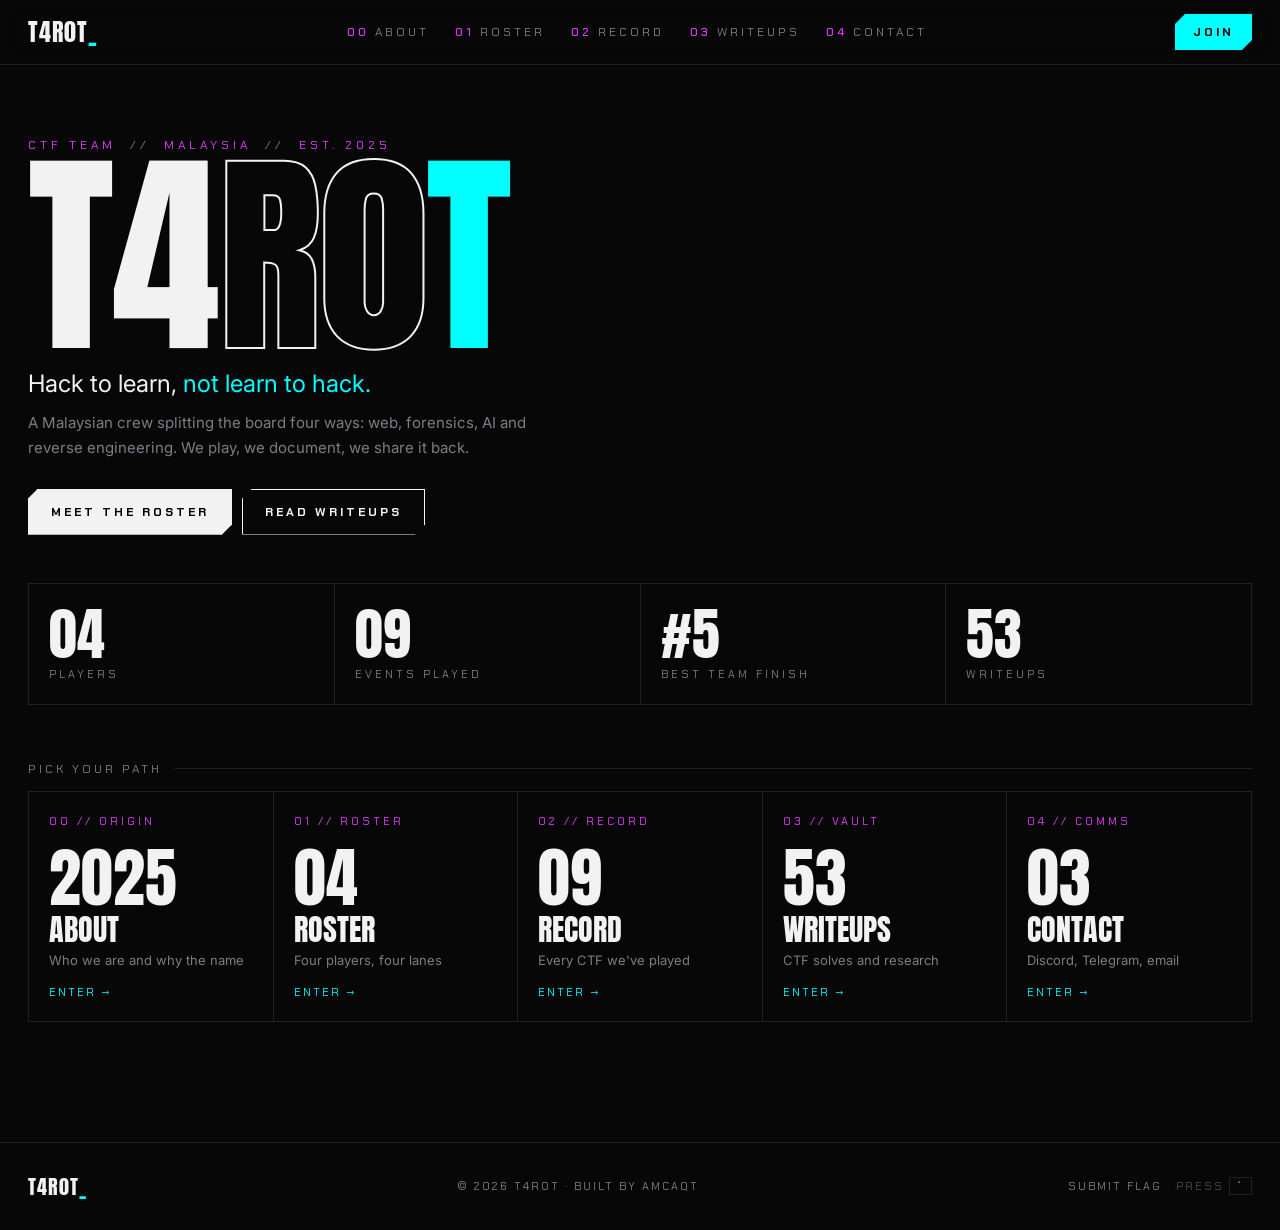
<file: index.html>
<!doctype html>
<html lang="en">
<head>
<meta charset="utf-8">
<meta name="viewport" content="width=device-width, initial-scale=1">
<title>T4R0T | CTF Team Malaysia</title>
<meta name="description" content="T4R0T is a CTF team from TVETMARA Petaling Jaya, Malaysia. Web, forensics, AI and reverse engineering.">
<meta name="theme-color" content="#070708">
<link rel="canonical" href="https://t4r0t-team.github.io/">
<meta property="og:url" content="https://t4r0t-team.github.io/">
<meta property="og:site_name" content="T4R0T">
<meta property="og:type" content="website">
<meta property="og:title" content="T4R0T | CTF Team Malaysia">
<meta property="og:description" content="T4R0T is a CTF team from TVETMARA Petaling Jaya, Malaysia. Web, forensics, AI and reverse engineering.">
<link rel="icon" href="data:image/svg+xml,%3Csvg xmlns='http://www.w3.org/2000/svg' viewBox='0 0 64 64'%3E%3Crect width='64' height='64' fill='%23070708'/%3E%3Ctext x='50%25' y='56%25' text-anchor='middle' dominant-baseline='middle' font-family='Impact,sans-serif' font-size='44' fill='%2300ffff'%3ET%3C/text%3E%3C/svg%3E">
<link rel="preconnect" href="https://fonts.googleapis.com">
<link rel="preconnect" href="https://fonts.gstatic.com" crossorigin>
<link href="https://fonts.googleapis.com/css2?family=Anton&family=Chakra+Petch:wght@500;700&family=Inter:wght@400;600&family=JetBrains+Mono:wght@400&display=swap" rel="stylesheet">
<link rel="stylesheet" href="assets/css/style.css">
</head>
<body data-page="home">
<!--
  reading the source? respect.
  four players. four lanes. every letter moves four steps.
  got it? /flag.html

  WDRWMFh7bDRnb194MF9wMzR2cl9yMHhfcDM0dnJfeDBfbDRnb30=
-->
<div id="chrome-top"></div>
<main>
<header class="hero" id="top">
  <div class="hero-main">
    <div class="kick">CTF TEAM <i>//</i> MALAYSIA <i>//</i> EST. 2025</div>
    <h1 class="big" id="big">T4<span class="out">R0</span><span class="cy">T</span></h1>
    <p class="motto">Hack to learn, <em>not learn to hack.</em></p>
    <p class="lede">A Malaysian crew splitting the board four ways: web, forensics, AI and reverse engineering. We play, we document, we share it back.</p>
    <div class="ctas">
      <a class="btn pri cut" href="roster.html">MEET THE ROSTER</a>
      <a class="btn sec cut" href="writeups.html">READ WRITEUPS</a>
    </div>
  </div>
  <aside class="next" id="next" hidden></aside>
</header>
<section class="wrap"><div class="stats" id="heroStats"></div></section>
<section class="wrap paths">
  <div class="label">PICK YOUR PATH</div>
  <div class="tiles" id="tiles"></div>
</section>
</main>
<div id="chrome-bottom"></div>
<script src="assets/js/app.js"></script>
</body>
</html>
</file>
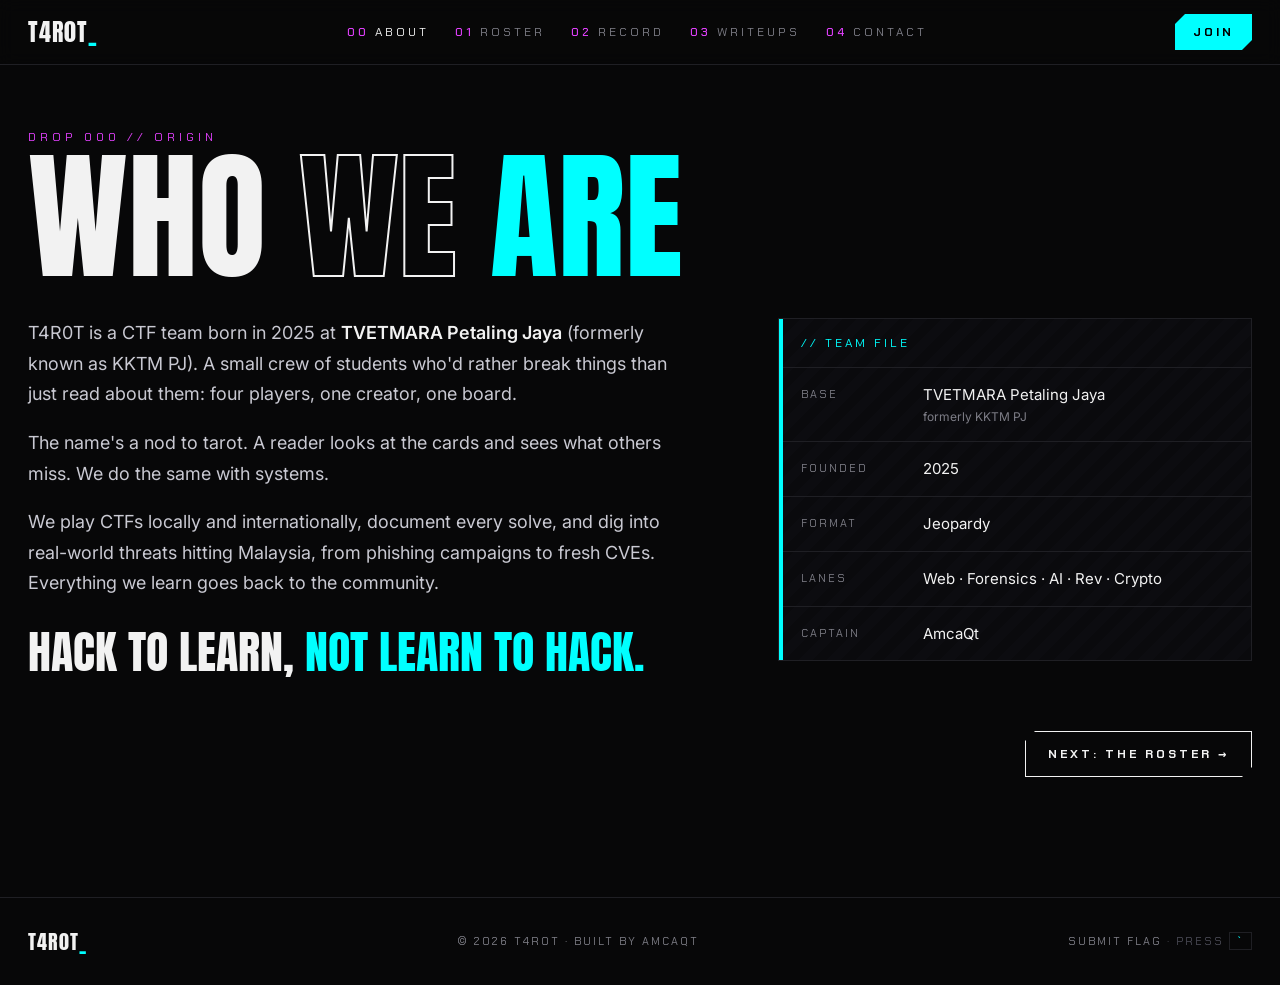
<file: about.html>
<!doctype html>
<html lang="en">
<head>
<meta charset="utf-8">
<meta name="viewport" content="width=device-width, initial-scale=1">
<title>About | T4R0T</title>
<meta name="description" content="Who T4R0T is: a CTF team born in 2025 at TVETMARA Petaling Jaya.">
<meta name="theme-color" content="#070708">
<link rel="canonical" href="https://t4r0t-team.github.io/about.html">
<meta property="og:url" content="https://t4r0t-team.github.io/about.html">
<meta property="og:site_name" content="T4R0T">
<meta property="og:type" content="website">
<meta property="og:title" content="About | T4R0T">
<meta property="og:description" content="Who T4R0T is: a CTF team born in 2025 at TVETMARA Petaling Jaya.">
<link rel="icon" href="data:image/svg+xml,%3Csvg xmlns='http://www.w3.org/2000/svg' viewBox='0 0 64 64'%3E%3Crect width='64' height='64' fill='%23070708'/%3E%3Ctext x='50%25' y='56%25' text-anchor='middle' dominant-baseline='middle' font-family='Impact,sans-serif' font-size='44' fill='%2300ffff'%3ET%3C/text%3E%3C/svg%3E">
<link rel="preconnect" href="https://fonts.googleapis.com">
<link rel="preconnect" href="https://fonts.gstatic.com" crossorigin>
<link href="https://fonts.googleapis.com/css2?family=Anton&family=Chakra+Petch:wght@500;700&family=Inter:wght@400;600&family=JetBrains+Mono:wght@400&display=swap" rel="stylesheet">
<link rel="stylesheet" href="assets/css/style.css">
</head>
<body data-page="about">
<div id="chrome-top"></div>
<main>
<section class="wrap section first">
  <div class="drop">DROP 000 // ORIGIN</div>
  <h1 class="title">WHO <span class="out">WE</span> <span class="cy">ARE</span></h1>
  <div class="about">
    <div class="copy">
      <p>T4R0T is a CTF team born in 2025 at <strong>TVETMARA Petaling Jaya</strong> (formerly known as KKTM PJ). A small crew of students who'd rather break things than just read about them: four players, one creator, one board.</p>
      <p>The name's a nod to tarot. A reader looks at the cards and sees what others miss. We do the same with systems.</p>
      <p>We play CTFs locally and internationally, document every solve, and dig into real-world threats hitting Malaysia, from phishing campaigns to fresh CVEs. Everything we learn goes back to the community.</p>
      <div class="closer">Hack to learn, <span>not learn to hack.</span></div>
    </div>
    <dl class="dossier">
      <div class="hd">// TEAM FILE</div>
      <div class="row"><dt>BASE</dt><dd>TVETMARA Petaling Jaya<small>formerly KKTM PJ</small></dd></div>
      <div class="row"><dt>FOUNDED</dt><dd>2025</dd></div>
      <div class="row"><dt>FORMAT</dt><dd>Jeopardy</dd></div>
      <div class="row"><dt>LANES</dt><dd>Web · Forensics · AI · Rev · Crypto</dd></div>
      <div class="row"><dt>CAPTAIN</dt><dd id="captain">AmcaQt</dd></div>
    </dl>
  </div>
  <div class="pager"><a class="btn sec cut" href="roster.html">NEXT: THE ROSTER →</a></div>
</section>
</main>
<div id="chrome-bottom"></div>
<script src="assets/js/app.js"></script>
</body>
</html>
</file>
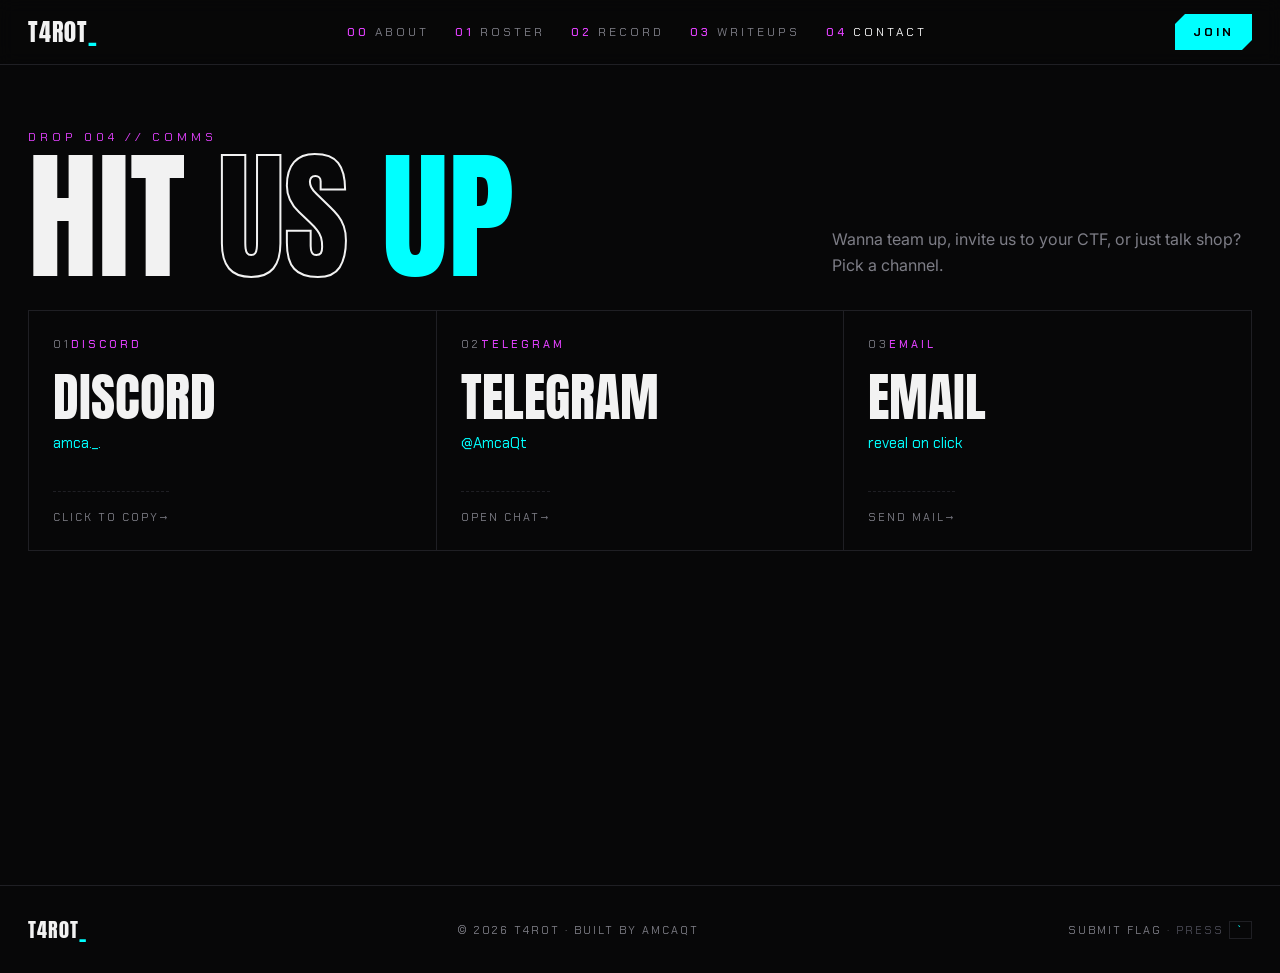
<file: contact.html>
<!doctype html>
<html lang="en">
<head>
<meta charset="utf-8">
<meta name="viewport" content="width=device-width, initial-scale=1">
<title>Contact | T4R0T</title>
<meta name="description" content="Reach T4R0T on Discord, Telegram or email.">
<meta name="theme-color" content="#070708">
<link rel="canonical" href="https://t4r0t-team.github.io/contact.html">
<meta property="og:url" content="https://t4r0t-team.github.io/contact.html">
<meta property="og:site_name" content="T4R0T">
<meta property="og:type" content="website">
<meta property="og:title" content="Contact | T4R0T">
<meta property="og:description" content="Reach T4R0T on Discord, Telegram or email.">
<link rel="icon" href="data:image/svg+xml,%3Csvg xmlns='http://www.w3.org/2000/svg' viewBox='0 0 64 64'%3E%3Crect width='64' height='64' fill='%23070708'/%3E%3Ctext x='50%25' y='56%25' text-anchor='middle' dominant-baseline='middle' font-family='Impact,sans-serif' font-size='44' fill='%2300ffff'%3ET%3C/text%3E%3C/svg%3E">
<link rel="preconnect" href="https://fonts.googleapis.com">
<link rel="preconnect" href="https://fonts.gstatic.com" crossorigin>
<link href="https://fonts.googleapis.com/css2?family=Anton&family=Chakra+Petch:wght@500;700&family=Inter:wght@400;600&family=JetBrains+Mono:wght@400&display=swap" rel="stylesheet">
<link rel="stylesheet" href="assets/css/style.css">
</head>
<body data-page="contact">
<div id="chrome-top"></div>
<main>
<section class="wrap section first">
  <div class="chead">
    <div>
      <div class="drop">DROP 004 // COMMS</div>
      <h1 class="title">HIT <span class="out">US</span> <span class="cy">UP</span></h1>
    </div>
    <p>Wanna team up, invite us to your CTF, or just talk shop? Pick a channel.</p>
  </div>
  <div class="channels" id="channels"></div>
</section>
</main>
<div id="chrome-bottom"></div>
<script src="assets/js/app.js"></script>
</body>
</html>
</file>
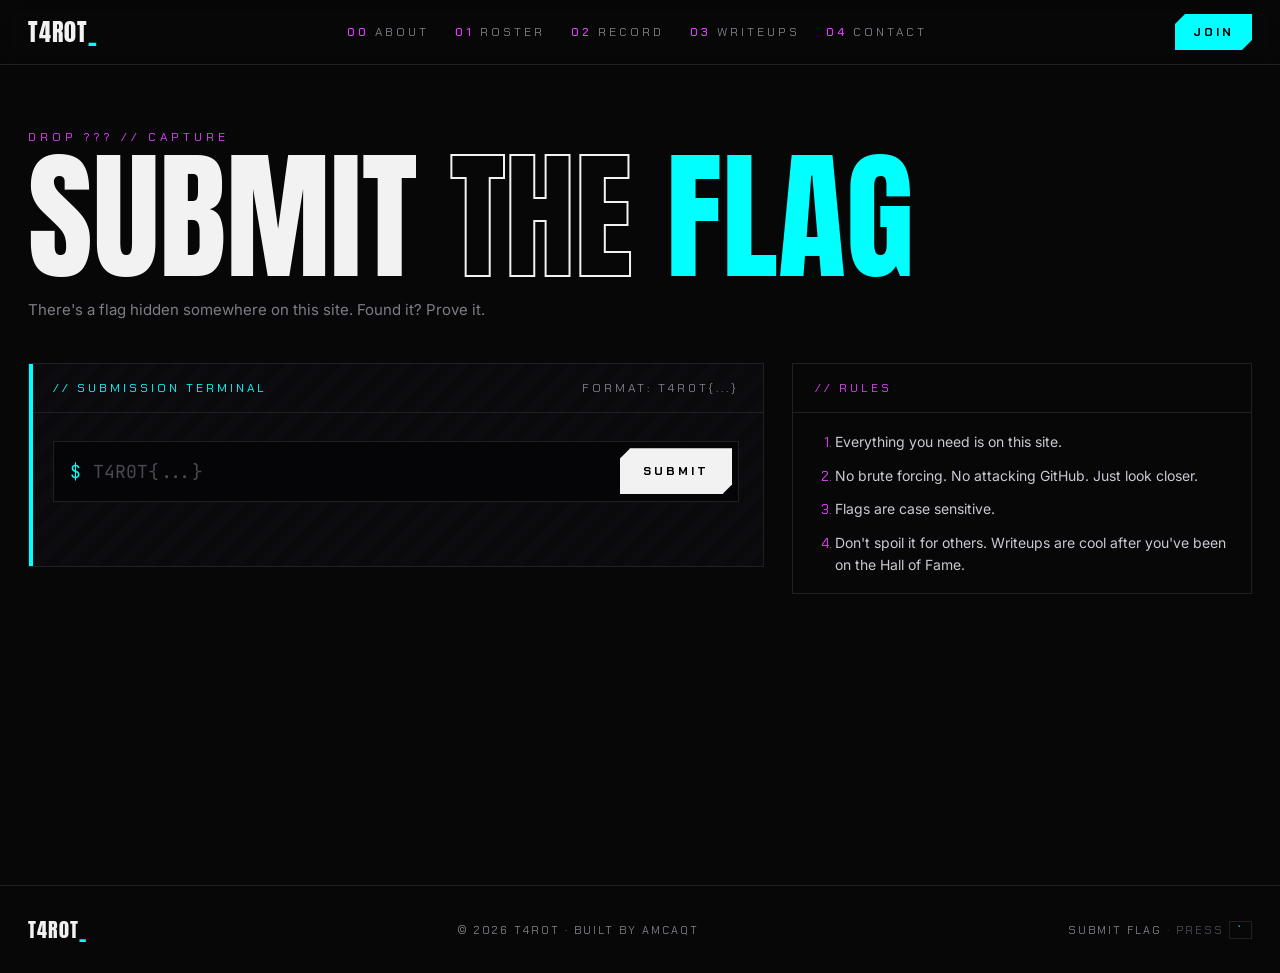
<file: flag.html>
<!doctype html>
<html lang="en">
<head>
<meta charset="utf-8">
<meta name="viewport" content="width=device-width, initial-scale=1">
<title>Submit Flag | T4R0T</title>
<meta name="description" content="Found the hidden flag on the T4R0T site? Submit it here.">
<meta name="theme-color" content="#070708">
<link rel="canonical" href="https://t4r0t-team.github.io/flag.html">
<meta property="og:url" content="https://t4r0t-team.github.io/flag.html">
<meta property="og:site_name" content="T4R0T">
<meta property="og:type" content="website">
<meta property="og:title" content="Submit Flag | T4R0T">
<meta property="og:description" content="There is a flag hidden on this site. Find it.">
<link rel="icon" href="data:image/svg+xml,%3Csvg xmlns='http://www.w3.org/2000/svg' viewBox='0 0 64 64'%3E%3Crect width='64' height='64' fill='%23070708'/%3E%3Ctext x='50%25' y='56%25' text-anchor='middle' dominant-baseline='middle' font-family='Impact,sans-serif' font-size='44' fill='%2300ffff'%3ET%3C/text%3E%3C/svg%3E">
<link rel="preconnect" href="https://fonts.googleapis.com">
<link rel="preconnect" href="https://fonts.gstatic.com" crossorigin>
<link href="https://fonts.googleapis.com/css2?family=Anton&family=Chakra+Petch:wght@500;700&family=Inter:wght@400;600&family=JetBrains+Mono:wght@400&display=swap" rel="stylesheet">
<link rel="stylesheet" href="assets/css/style.css">
</head>
<body data-page="flag">
<div id="chrome-top"></div>
<main>
<section class="wrap section first">
  <div class="drop">DROP ??? // CAPTURE</div>
  <h1 class="title">SUBMIT <span class="out">THE</span> <span class="cy">FLAG</span></h1>
  <p class="lede" style="margin-top:20px">There's a flag hidden somewhere on this site. Found it? Prove it.</p>

  <div class="flag-wrap">
    <div class="flag-box" id="flagBox">
      <div class="flag-hd"><span>// SUBMISSION TERMINAL</span><span class="flag-fmt">FORMAT: T4R0T{...}</span></div>
      <form id="flagForm" autocomplete="off" novalidate>
        <label class="sr" for="flagInput">Flag</label>
        <div class="flag-row">
          <span class="flag-prompt">$</span>
          <input id="flagInput" class="flag-input" placeholder="T4R0T{...}" spellcheck="false" autocapitalize="off">
          <button class="btn pri cut flag-btn" type="submit">SUBMIT</button>
        </div>
        <div class="flag-msg" id="flagMsg" role="status" aria-live="polite"></div>
      </form>
    </div>

    <div class="flag-win" id="flagWin" hidden>
      <div class="ribbon">PWNED</div>
      <div class="win-k">// FLAG ACCEPTED</div>
      <div class="win-big">CAPTURED</div>
      <p class="win-p">You found it. Respect. Screenshot this and DM <b>amca._.</b> on Discord to get on the Hall of Fame.</p>
      <div class="win-meta"><span>SOLVED</span><span id="winTime"></span></div>
      <button class="btn sec cut" id="flagAgain" type="button">RESET</button>
    </div>

    <aside class="flag-rules">
      <div class="hd">// RULES</div>
      <ol>
        <li>Everything you need is on this site.</li>
        <li>No brute forcing. No attacking GitHub. Just look closer.</li>
        <li>Flags are case sensitive.</li>
        <li>Don't spoil it for others. Writeups are cool after you've been on the Hall of Fame.</li>
      </ol>
    </aside>
  </div>
</section>
</main>
<div id="chrome-bottom"></div>
<script src="assets/js/app.js"></script>
</body>
</html>
</file>
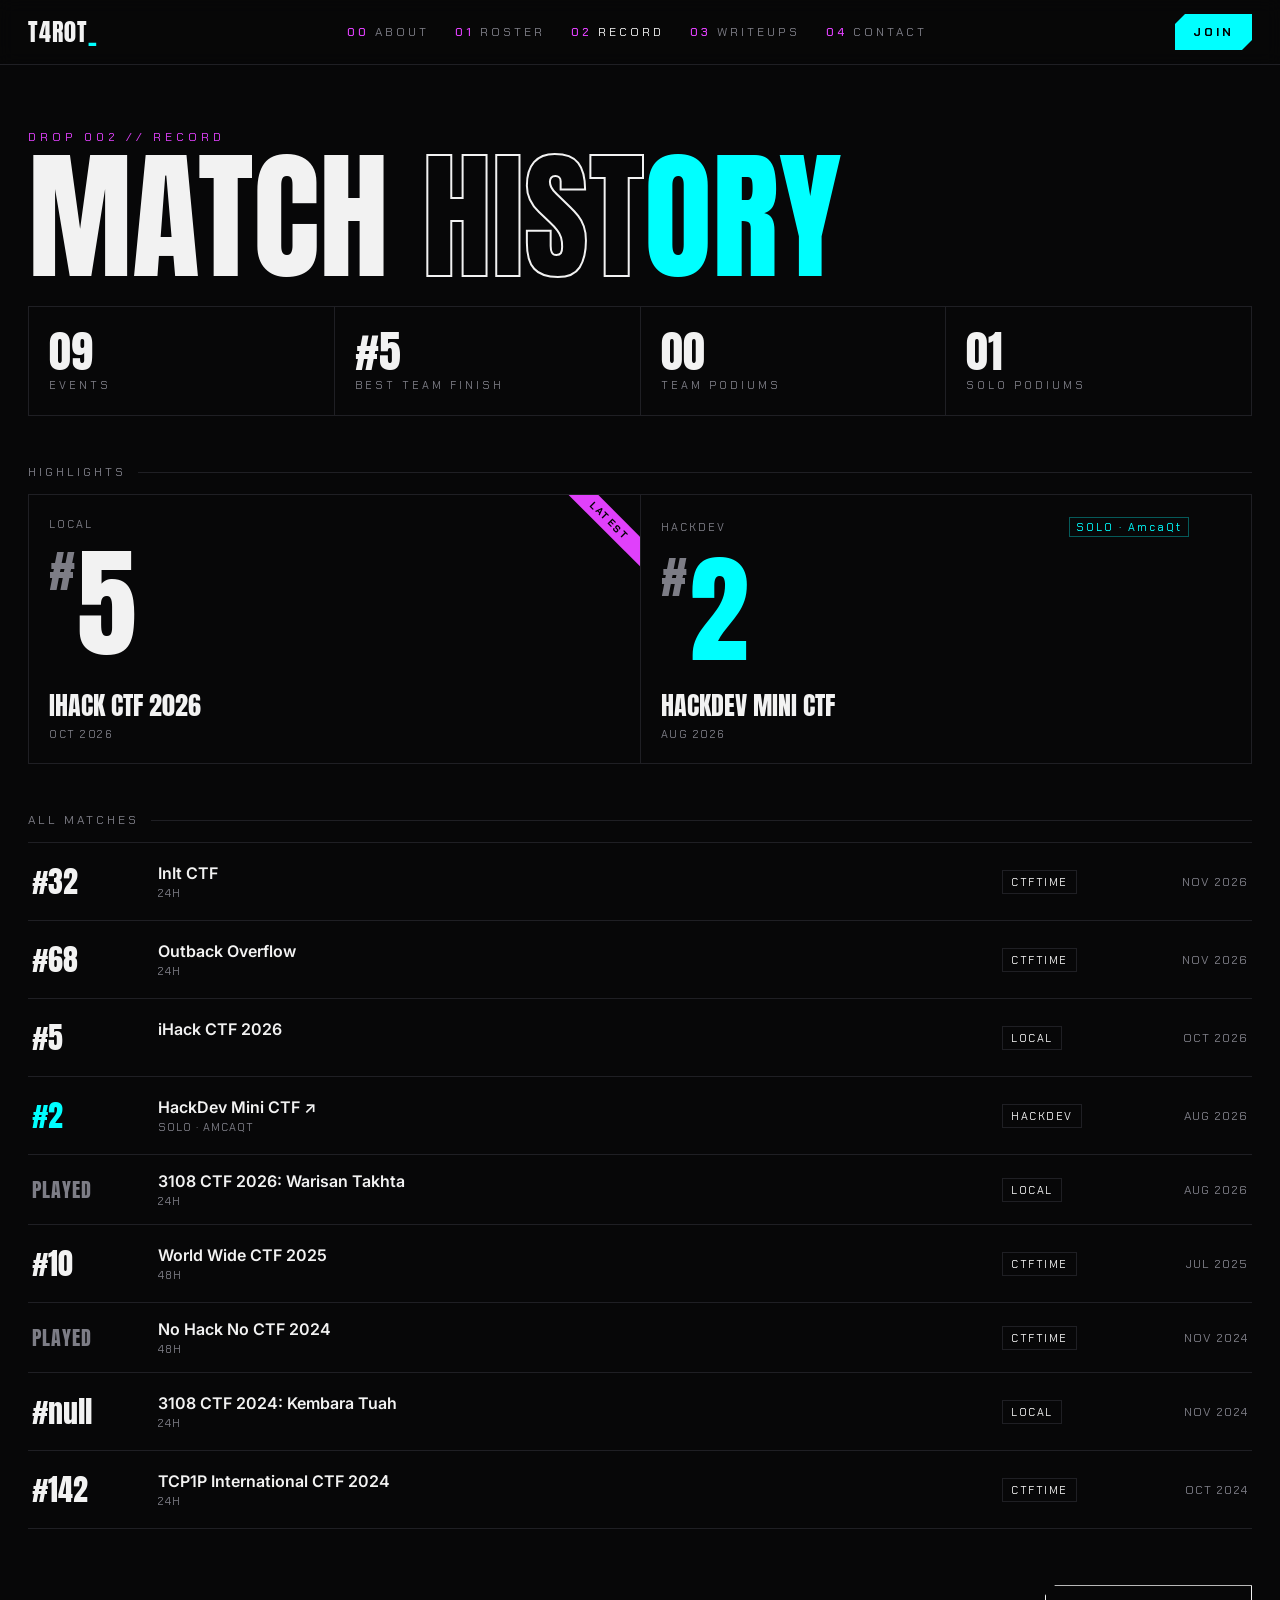
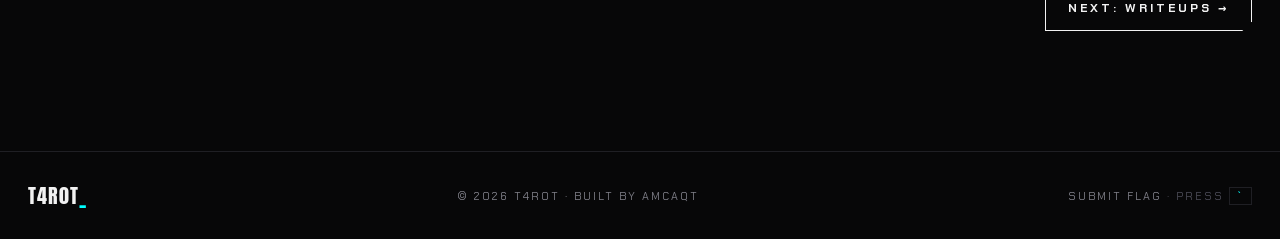
<file: record.html>
<!doctype html>
<html lang="en">
<head>
<meta charset="utf-8">
<meta name="viewport" content="width=device-width, initial-scale=1">
<title>Match History | T4R0T</title>
<meta name="description" content="Every CTF T4R0T has played, ranked.">
<meta name="theme-color" content="#070708">
<link rel="canonical" href="https://t4r0t-team.github.io/record.html">
<meta property="og:url" content="https://t4r0t-team.github.io/record.html">
<meta property="og:site_name" content="T4R0T">
<meta property="og:type" content="website">
<meta property="og:title" content="Match History | T4R0T">
<meta property="og:description" content="Every CTF T4R0T has played, ranked.">
<link rel="icon" href="data:image/svg+xml,%3Csvg xmlns='http://www.w3.org/2000/svg' viewBox='0 0 64 64'%3E%3Crect width='64' height='64' fill='%23070708'/%3E%3Ctext x='50%25' y='56%25' text-anchor='middle' dominant-baseline='middle' font-family='Impact,sans-serif' font-size='44' fill='%2300ffff'%3ET%3C/text%3E%3C/svg%3E">
<link rel="preconnect" href="https://fonts.googleapis.com">
<link rel="preconnect" href="https://fonts.gstatic.com" crossorigin>
<link href="https://fonts.googleapis.com/css2?family=Anton&family=Chakra+Petch:wght@500;700&family=Inter:wght@400;600&family=JetBrains+Mono:wght@400&display=swap" rel="stylesheet">
<link rel="stylesheet" href="assets/css/style.css">
</head>
<body data-page="record">
<div id="chrome-top"></div>
<main>
<section class="wrap section first">
  <div class="drop">DROP 002 // RECORD</div>
  <h1 class="title">MATCH <span class="out">HIST</span><span class="cy">ORY</span></h1>
  <div class="stats" id="recStats"></div>
  <div class="label">HIGHLIGHTS</div>
  <div class="feat" id="recFeat"></div>
  <div class="label">ALL MATCHES</div>
  <div class="list" id="recList"></div>
  <div class="pager"><a class="btn sec cut" href="writeups.html">NEXT: WRITEUPS →</a></div>
</section>
</main>
<div id="chrome-bottom"></div>
<script src="assets/js/app.js"></script>
</body>
</html>
</file>
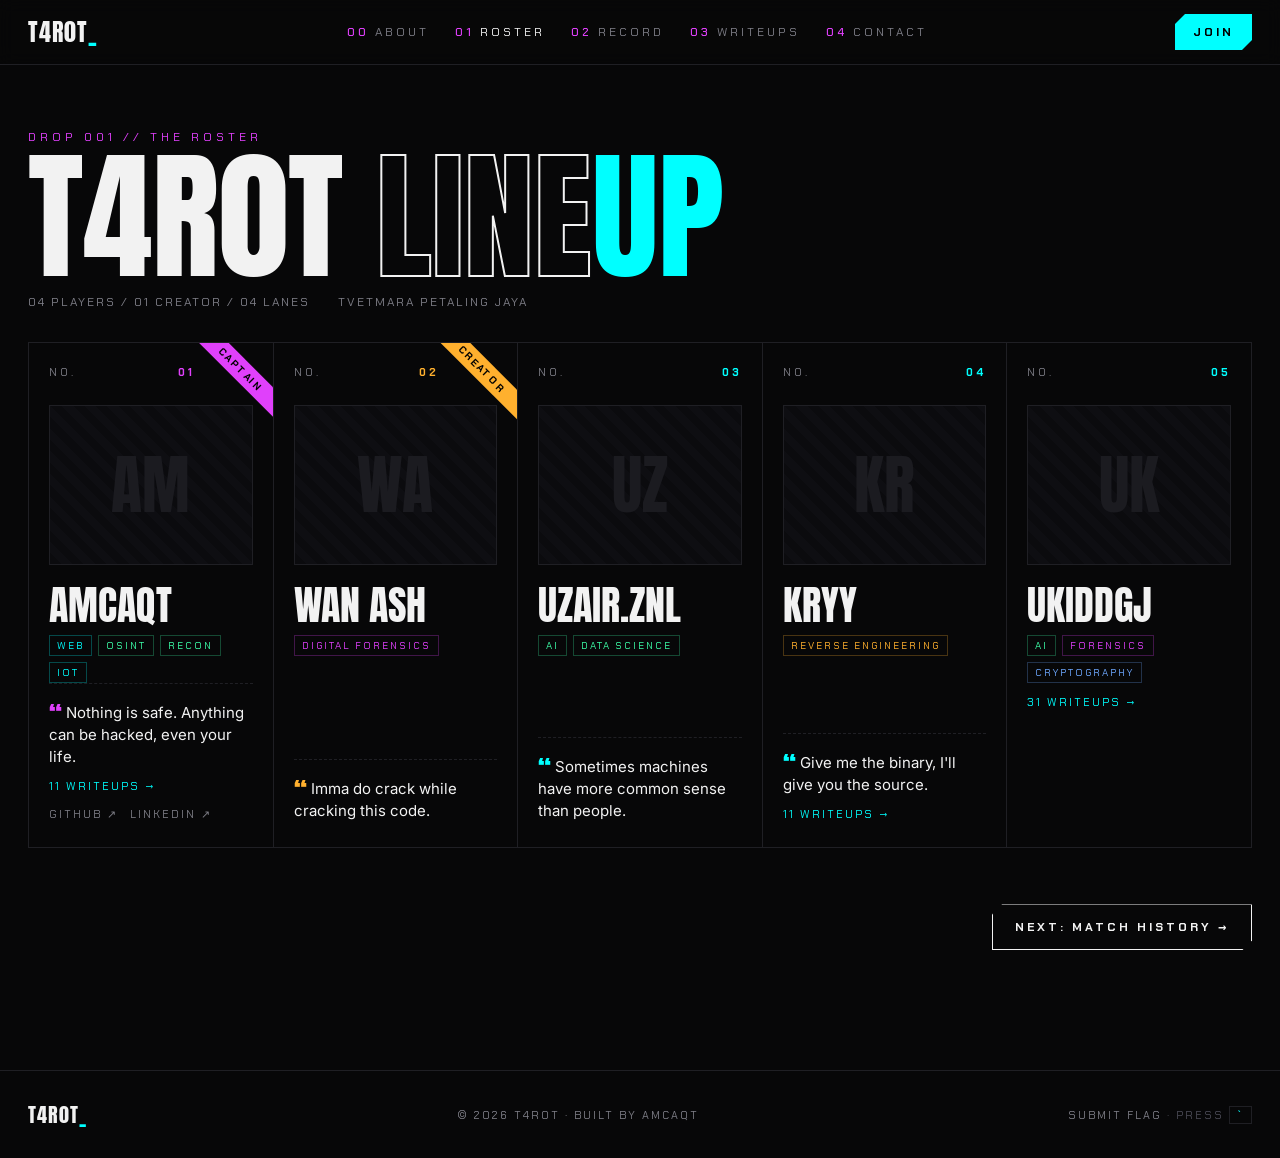
<file: roster.html>
<!doctype html>
<html lang="en">
<head>
<meta charset="utf-8">
<meta name="viewport" content="width=device-width, initial-scale=1">
<title>Roster | T4R0T</title>
<meta name="description" content="Meet the four players of T4R0T.">
<meta name="theme-color" content="#070708">
<link rel="canonical" href="https://t4r0t-team.github.io/roster.html">
<meta property="og:url" content="https://t4r0t-team.github.io/roster.html">
<meta property="og:site_name" content="T4R0T">
<meta property="og:type" content="website">
<meta property="og:title" content="Roster | T4R0T">
<meta property="og:description" content="Meet the four players of T4R0T.">
<link rel="icon" href="data:image/svg+xml,%3Csvg xmlns='http://www.w3.org/2000/svg' viewBox='0 0 64 64'%3E%3Crect width='64' height='64' fill='%23070708'/%3E%3Ctext x='50%25' y='56%25' text-anchor='middle' dominant-baseline='middle' font-family='Impact,sans-serif' font-size='44' fill='%2300ffff'%3ET%3C/text%3E%3C/svg%3E">
<link rel="preconnect" href="https://fonts.googleapis.com">
<link rel="preconnect" href="https://fonts.gstatic.com" crossorigin>
<link href="https://fonts.googleapis.com/css2?family=Anton&family=Chakra+Petch:wght@500;700&family=Inter:wght@400;600&family=JetBrains+Mono:wght@400&display=swap" rel="stylesheet">
<link rel="stylesheet" href="assets/css/style.css">
</head>
<body data-page="roster">
<div id="chrome-top"></div>
<main>
<section class="wrap section first">
  <div class="drop">DROP 001 // THE ROSTER</div>
  <h1 class="title">T4R0T <span class="out">LINE</span><span class="cy">UP</span></h1>
  <div class="sub" id="rosterSub"></div>
  <div class="lineup" id="lineup"></div>
  <div class="pager"><a class="btn sec cut" href="record.html">NEXT: MATCH HISTORY →</a></div>
</section>
</main>
<div id="chrome-bottom"></div>
<script src="assets/js/app.js"></script>
</body>
</html>
</file>
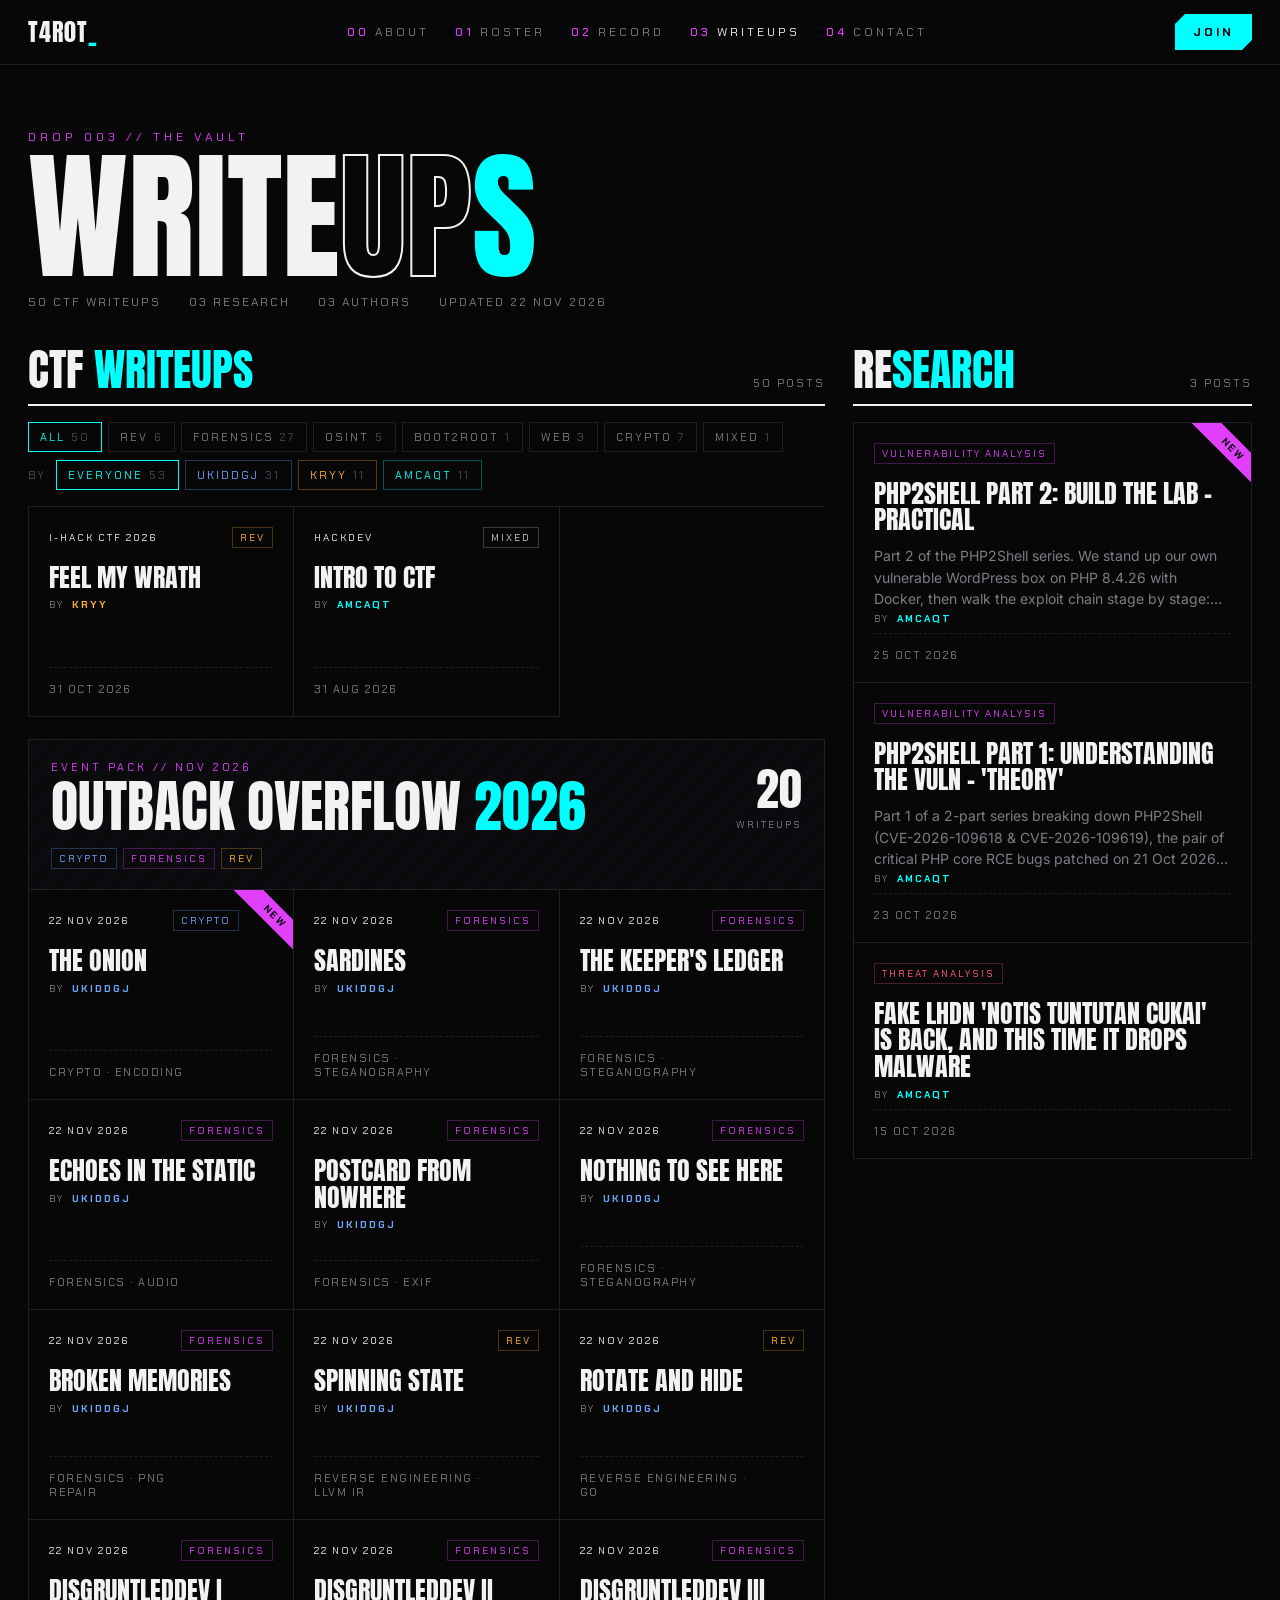
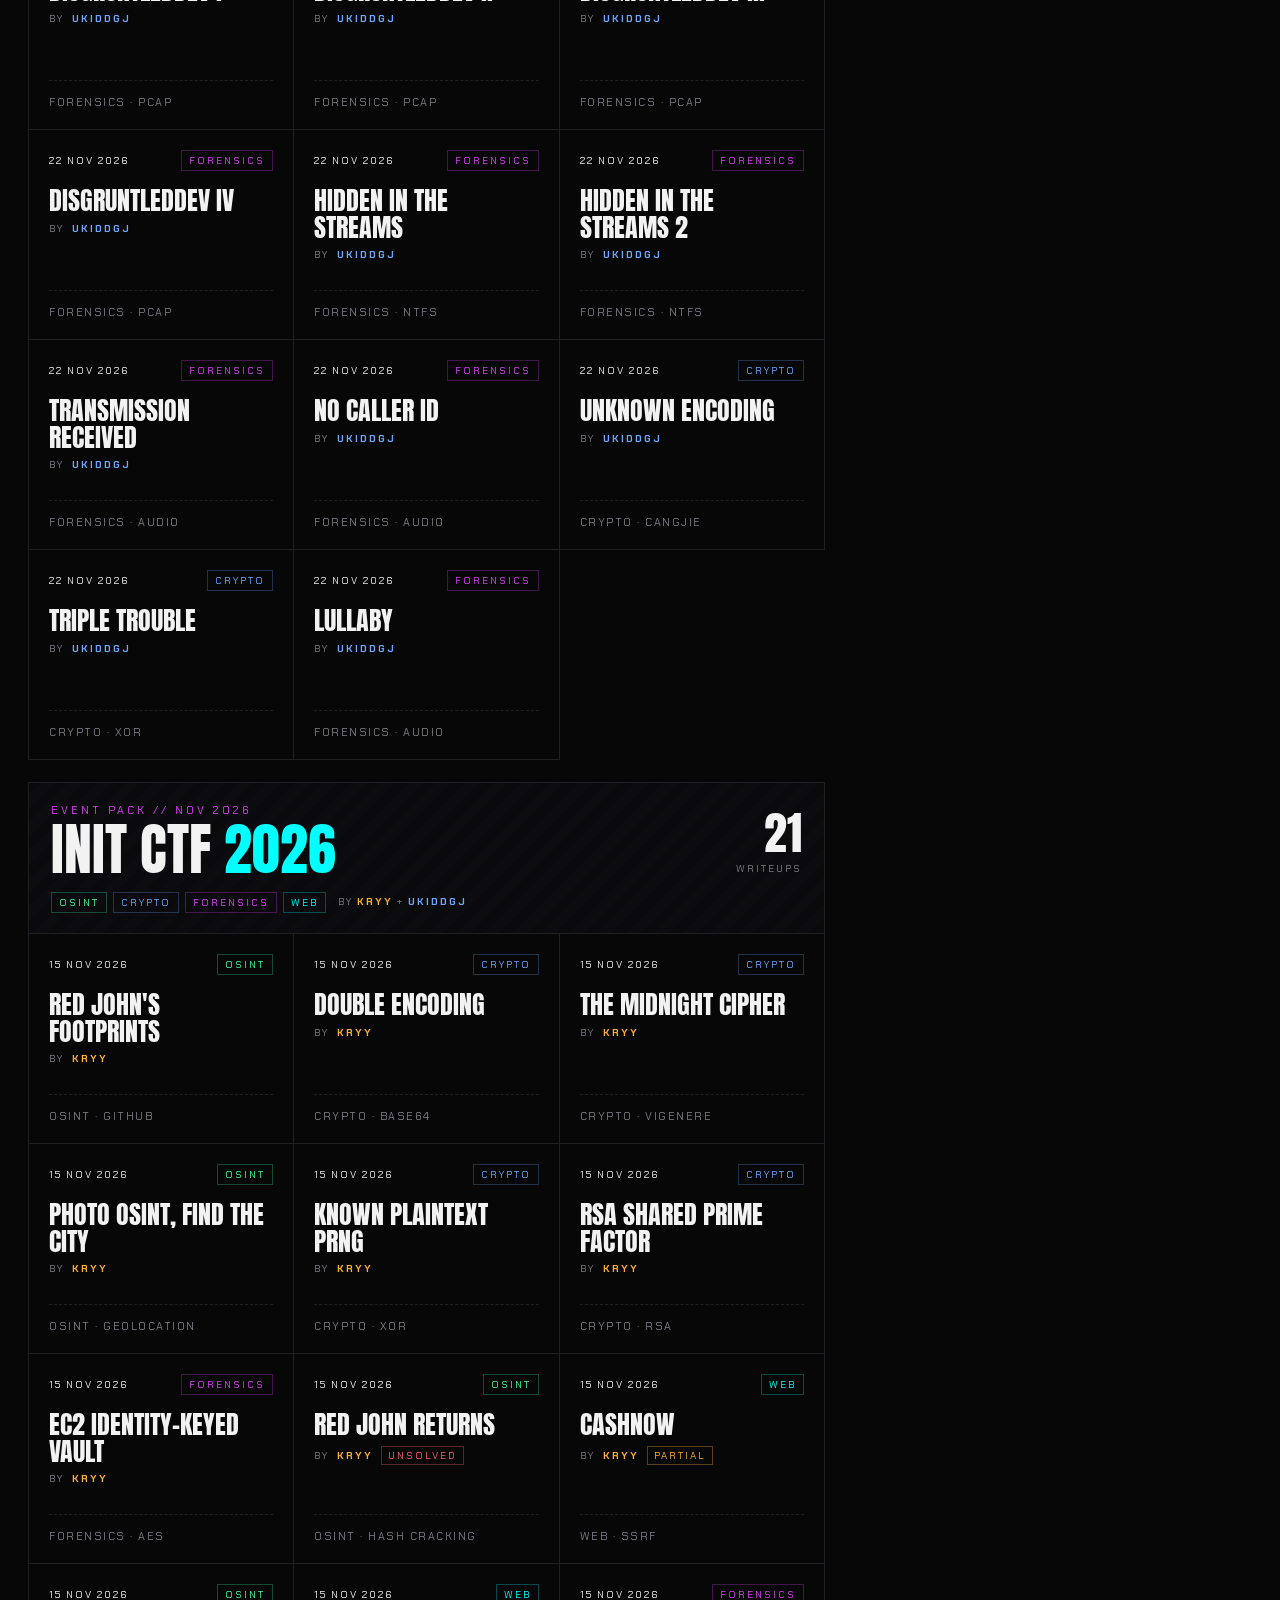
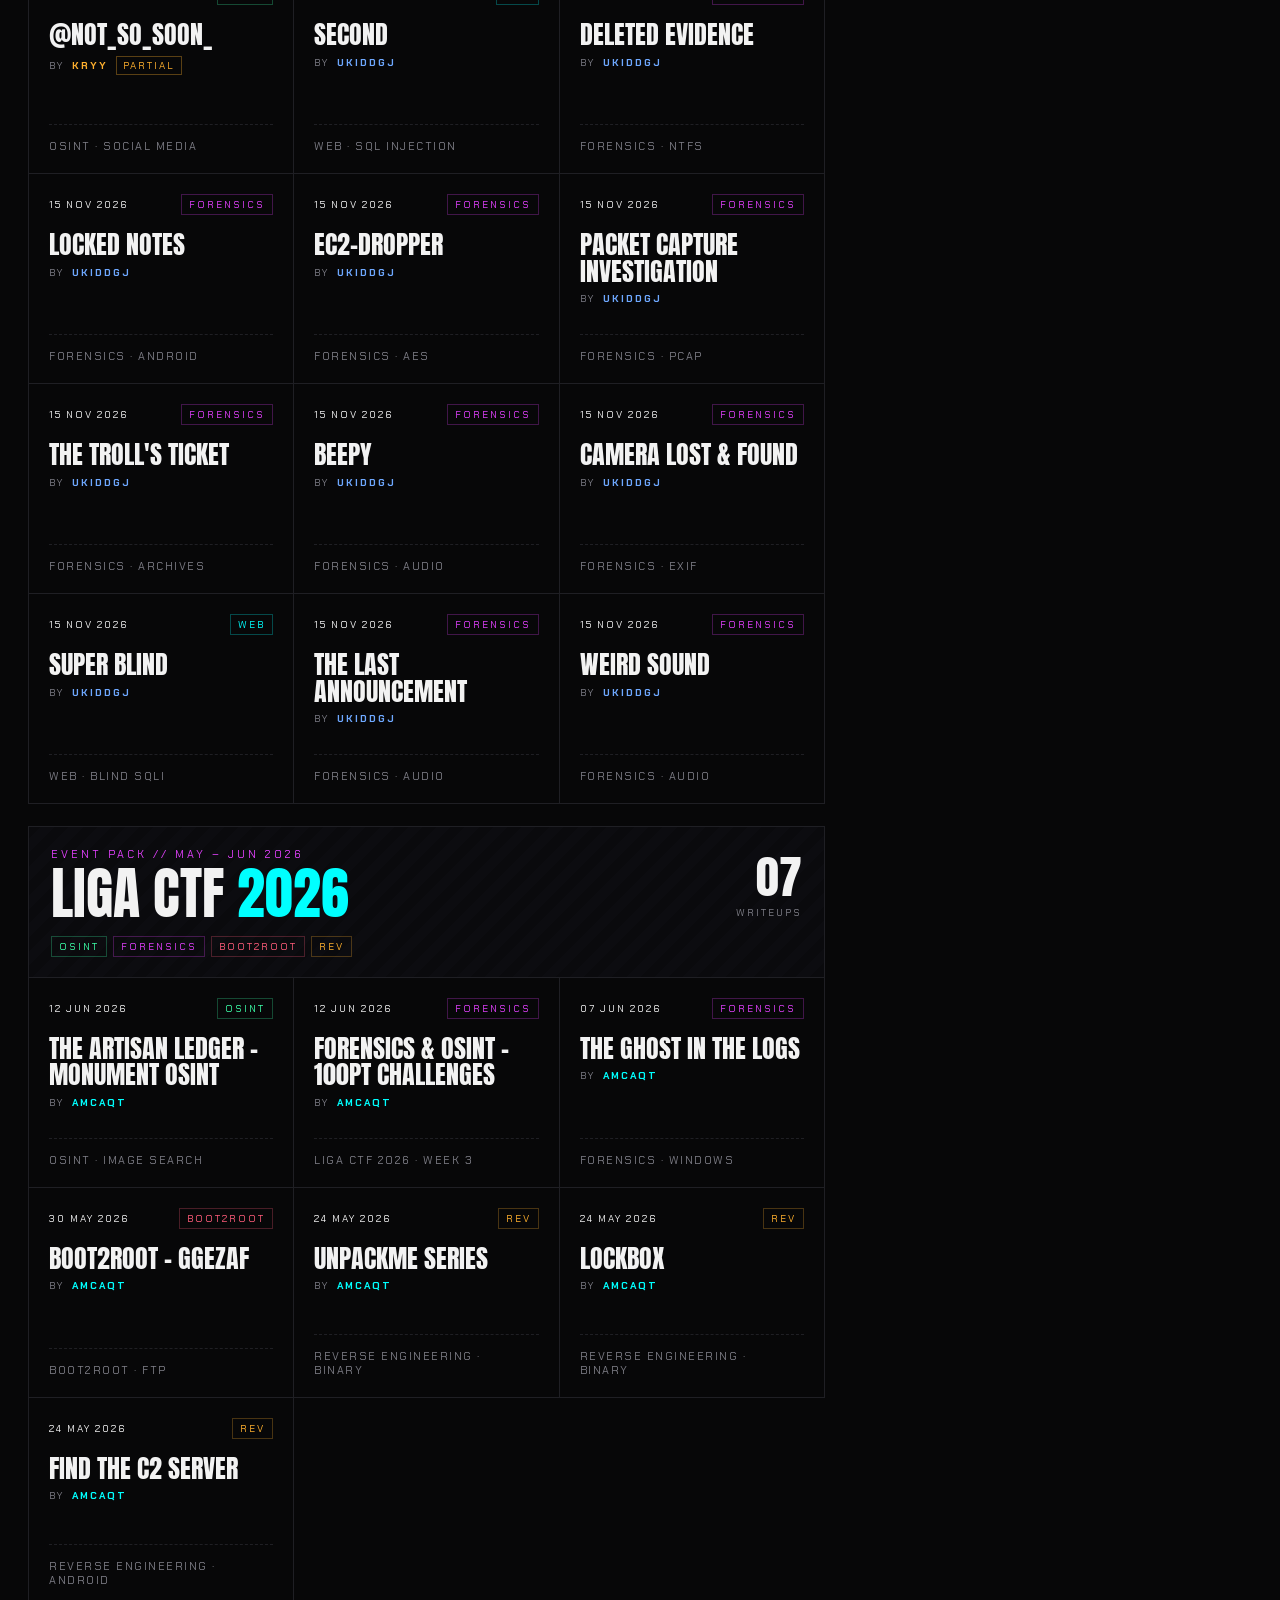
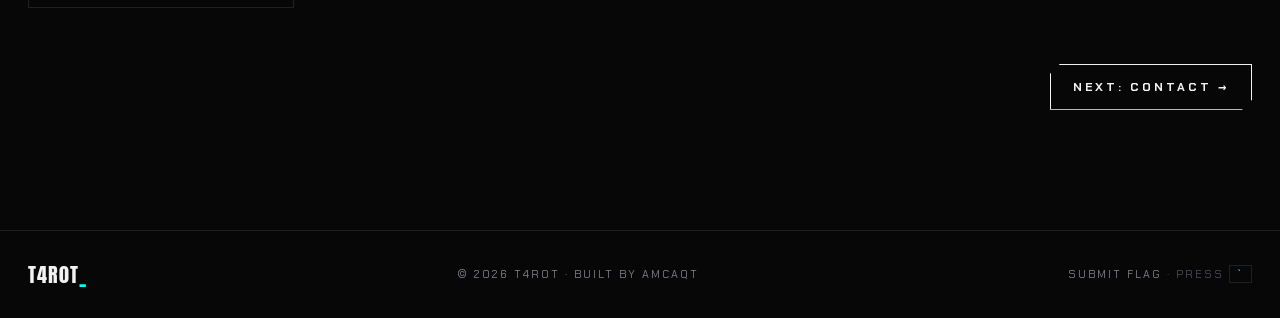
<file: writeups.html>
<!doctype html>
<html lang="en">
<head>
<meta charset="utf-8">
<meta name="viewport" content="width=device-width, initial-scale=1">
<title>Writeups | T4R0T</title>
<meta name="description" content="CTF writeups and security research from T4R0T.">
<meta name="theme-color" content="#070708">
<link rel="canonical" href="https://t4r0t-team.github.io/writeups.html">
<meta property="og:url" content="https://t4r0t-team.github.io/writeups.html">
<meta property="og:site_name" content="T4R0T">
<meta property="og:type" content="website">
<meta property="og:title" content="Writeups | T4R0T">
<meta property="og:description" content="CTF writeups and security research from T4R0T.">
<link rel="icon" href="data:image/svg+xml,%3Csvg xmlns='http://www.w3.org/2000/svg' viewBox='0 0 64 64'%3E%3Crect width='64' height='64' fill='%23070708'/%3E%3Ctext x='50%25' y='56%25' text-anchor='middle' dominant-baseline='middle' font-family='Impact,sans-serif' font-size='44' fill='%2300ffff'%3ET%3C/text%3E%3C/svg%3E">
<link rel="preconnect" href="https://fonts.googleapis.com">
<link rel="preconnect" href="https://fonts.gstatic.com" crossorigin>
<link href="https://fonts.googleapis.com/css2?family=Anton&family=Chakra+Petch:wght@500;700&family=Inter:wght@400;600&family=JetBrains+Mono:wght@400&display=swap" rel="stylesheet">
<link rel="stylesheet" href="assets/css/style.css">
</head>
<body data-page="writeups">
<div id="chrome-top"></div>
<main>
<section class="wrap section first">
  <div class="drop">DROP 003 // THE VAULT</div>
  <h1 class="title">WRITE<span class="out">UP</span><span class="cy">S</span></h1>
  <div class="sub" id="vaultSub">LOADING THE VAULT…</div>
  <div class="split">
    <div>
      <div class="colhead"><h2>CTF <span>writeups</span></h2><div class="n" id="ctfN"></div></div>
      <div class="filters" id="filters"></div>
      <div class="grid" id="ctfGrid"></div>
      <div id="events"></div>
    </div>
    <aside>
      <div class="colhead res"><h2>Re<span>search</span></h2><div class="n" id="resN"></div></div>
      <div class="grid one" id="resGrid"></div>
    </aside>
  </div>
  <div class="pager"><a class="btn sec cut" href="contact.html">NEXT: CONTACT →</a></div>
</section>
</main>
<div id="chrome-bottom"></div>
<script src="assets/js/app.js"></script>
</body>
</html>
</file>
<file: assets/css/style.css>
/* =========================================================
   T4R0T team site
   Fonts: change these three lines to restyle the whole site
   ========================================================= */
:root{
  --display: "Anton", Impact, sans-serif;     /* titles, names, numbers */
  --label: "Chakra Petch", monospace;          /* small caps UI labels   */
  --body: "Inter", system-ui, sans-serif;      /* paragraphs             */
  --mono: "JetBrains Mono", monospace;         /* terminal only          */
  --display-track: 0;

  --bg:#070708; --ink:#f2f2f2; --soft:#c9c9d2; --muted:#7d7d86; --dim:#4a4a55;
  --line:#1f1f24; --hover:#0d0d10;
  --cyan:#00ffff; --mag:#e040fb; --green:#3dffa8; --amber:#ffb02e; --red:#ff5c7a;
  --stripe:repeating-linear-gradient(-45deg,#0a0a0d 0 10px,#0c0c10 10px 20px);
  --max:1280px;
}
/* hidden alt font sets, switched from the terminal */
:root[data-font="f"]{ --display:"Teko",Impact,sans-serif; --label:"JetBrains Mono",monospace; --display-track:1px }
:root[data-font="g"]{ --body:"Rajdhani",system-ui,sans-serif }

*{box-sizing:border-box;margin:0;padding:0}
html{scroll-behavior:smooth;scroll-padding-top:80px}
body{background:var(--bg);color:var(--ink);font-family:var(--body);overflow-x:hidden;-webkit-font-smoothing:antialiased}
a{color:inherit;text-decoration:none}
button{font:inherit;color:inherit;background:none;border:0;cursor:pointer}
::selection{background:var(--cyan);color:#000}
:focus-visible{outline:2px solid var(--cyan);outline-offset:3px}

.wrap{max-width:var(--max);margin:0 auto;padding:0 28px}
.section{padding-top:120px}
.cut{clip-path:polygon(10px 0,100% 0,100% calc(100% - 10px),calc(100% - 10px) 100%,0 100%,0 10px)}

/* shared type */
.drop,.kick,.label,.sub,.lbl,.n,.date,.chip,.lane{font-family:var(--label);text-transform:uppercase}
.drop{font-size:12px;letter-spacing:4px;color:var(--mag)}
.title,.big{font-family:var(--display);letter-spacing:var(--display-track);text-transform:uppercase;font-weight:400}
.title{font-size:clamp(56px,11vw,140px);line-height:.88;margin-top:10px}
.out{color:transparent;-webkit-text-stroke:2px var(--ink)}
.cy{color:var(--cyan)}
.sub{font-size:12px;letter-spacing:2px;color:var(--muted);margin-top:16px;display:flex;gap:10px 28px;flex-wrap:wrap}
.label{font-size:12px;letter-spacing:3px;color:var(--muted);margin:48px 0 14px;display:flex;align-items:center;gap:12px}
.label::after{content:"";flex:1;height:1px;background:var(--line)}

/* glitch */
@keyframes glitch{
  0%{text-shadow:3px 0 var(--mag),-3px 0 var(--cyan);transform:translate(1px,0)}
  50%{text-shadow:-3px 0 var(--mag),3px 0 var(--cyan);transform:translate(-1px,1px)}
  100%{text-shadow:none;transform:none}
}
.gl:hover .gt{animation:glitch .35s steps(2) 1}

/* ribbons and lane chips */
.ribbon{position:absolute;top:16px;right:-38px;transform:rotate(45deg);background:var(--mag);color:#000;font-family:var(--label);font-size:10px;font-weight:700;letter-spacing:2px;padding:4px 42px;z-index:1}
.lane{font-size:10px;letter-spacing:2px;padding:3px 7px;white-space:nowrap;border:1px solid}
.lane.web{color:var(--cyan);border-color:#00ffff44}
.lane.rev{color:var(--amber);border-color:#ffb02e44}
.lane.for{color:var(--mag);border-color:#e040fb44}
.lane.osint{color:var(--green);border-color:#3dffa844}
.lane.b2r,.lane.threat{color:var(--red);border-color:#ff5c7a44}
.lane.vuln{color:var(--mag);border-color:#e040fb44}
.lane.ai{color:var(--green);border-color:#3dffa844}
.lane.misc{color:var(--soft);border-color:#c9c9d644}

/* =================== NAV =================== */
.nav{position:sticky;top:0;z-index:20;display:flex;align-items:center;justify-content:space-between;gap:16px;padding:14px 28px;border-bottom:1px solid var(--line);background:rgba(7,7,8,.86);backdrop-filter:blur(8px)}
.logo{font-family:var(--display);font-size:24px;letter-spacing:1px}
.logo span{color:var(--cyan);animation:blink 1.1s steps(1) infinite}
@keyframes blink{50%{opacity:0}}
.links{display:flex;gap:26px;font-family:var(--label);font-size:12px;letter-spacing:3px;color:var(--muted)}
.links a{transition:color .15s}
.links a:hover,.links a.on{color:var(--ink)}
.links a b{color:var(--mag);font-weight:500;margin-right:6px}
.join{font-family:var(--label);font-size:12px;letter-spacing:3px;padding:10px 18px;background:var(--cyan);color:#000;font-weight:700}
.join:hover{background:var(--ink)}
.burger{display:none;width:40px;height:40px;position:relative}
.burger span{position:absolute;left:9px;right:9px;height:2px;background:var(--ink);transition:.2s}
.burger span:first-child{top:15px}.burger span:last-child{top:23px}
.nav.open .burger span:first-child{top:19px;transform:rotate(45deg)}
.nav.open .burger span:last-child{top:19px;transform:rotate(-45deg)}

/* =================== HERO =================== */
.hero{max-width:var(--max);margin:0 auto;padding:72px 28px 0;display:grid;grid-template-columns:minmax(0,1.6fr) minmax(0,1fr);gap:40px;align-items:end}
.hero.solo{grid-template-columns:1fr}
.kick{font-size:12px;letter-spacing:4px;color:var(--mag);display:flex;gap:14px;flex-wrap:wrap}
.kick i{font-style:normal;color:var(--muted)}
.big{font-size:clamp(96px,17vw,230px);line-height:.82;margin-top:14px;letter-spacing:-2px}
.big.glitch{animation:glitch .4s steps(2) 1}
.motto{font-size:clamp(18px,2vw,24px);line-height:1.4;margin-top:22px}
.motto em{font-style:normal;color:var(--cyan)}
.lede{color:var(--muted);font-size:15px;line-height:1.65;margin-top:10px;max-width:520px}
.ctas{display:flex;gap:10px;margin-top:28px;flex-wrap:wrap}
.btn{font-family:var(--label);font-size:12px;letter-spacing:3px;padding:14px 22px;border:1px solid var(--ink);transition:.2s;font-weight:700}
.btn.pri{background:var(--ink);color:#000}
.btn.pri:hover{background:var(--cyan);border-color:var(--cyan)}
.btn.sec:hover{border-color:var(--cyan);color:var(--cyan)}

.next{position:relative;border:1px solid var(--line);padding:24px;background:var(--stripe);overflow:hidden}
.next::before{content:"";position:absolute;left:0;top:0;bottom:0;width:4px;background:var(--mag)}
.next .lbl{font-size:11px;letter-spacing:3px;color:var(--mag);display:flex;align-items:center;gap:8px}
.next .lbl::before{content:"";width:7px;height:7px;border-radius:50%;background:var(--mag);animation:pulse 1.4s infinite}
@keyframes pulse{50%{opacity:.25}}
.next h2{font-family:var(--display);font-weight:400;font-size:44px;line-height:.92;text-transform:uppercase;margin-top:14px}
.next h2 span{color:var(--cyan)}
.next .fmt{font-family:var(--label);font-size:11px;letter-spacing:2px;color:var(--muted);margin-top:10px}
.cd{display:grid;grid-template-columns:repeat(4,1fr);border-top:1px dashed var(--line);margin-top:20px;padding-top:16px;text-align:center}
.cd b{display:block;font-family:var(--display);font-weight:400;font-size:40px;line-height:1}
.cd small{font-family:var(--label);font-size:9px;letter-spacing:2px;color:var(--muted)}
.next .qual{margin-top:16px;font-family:var(--label);font-size:11px;letter-spacing:1.5px;color:var(--muted)}

/* stat strips (hero + record) */
.stats{display:grid;grid-template-columns:repeat(4,1fr);border-left:1px solid var(--line);border-top:1px solid var(--line);margin-top:48px}
.stat{border-right:1px solid var(--line);border-bottom:1px solid var(--line);padding:22px 20px;transition:background .2s}
.stat:hover{background:var(--hover)}
.stat b{display:block;font-family:var(--display);font-weight:400;font-size:56px;line-height:1;letter-spacing:var(--display-track)}
.stat:hover b{color:var(--cyan)}
.stat span{font-family:var(--label);font-size:11px;letter-spacing:3px;color:var(--muted)}
#recStats{margin-top:28px}
#recStats .stat b{font-size:44px}

/* =================== ABOUT =================== */
.about{display:grid;grid-template-columns:minmax(0,1.5fr) minmax(0,1fr);gap:40px;margin-top:40px;align-items:start}
.copy p{font-size:18px;line-height:1.7;color:var(--soft);margin-bottom:18px;max-width:640px}
.copy strong{color:var(--ink);font-weight:600}
.closer{font-family:var(--display);font-size:clamp(30px,3.6vw,46px);line-height:1;text-transform:uppercase;margin-top:30px;letter-spacing:var(--display-track)}
.closer span{color:var(--cyan)}
.dossier{border:1px solid var(--line);position:relative;background:var(--stripe)}
.dossier::before{content:"";position:absolute;left:0;top:0;bottom:0;width:4px;background:var(--cyan)}
.dossier .hd{font-family:var(--label);font-size:12px;letter-spacing:3px;color:var(--cyan);padding:16px 22px;border-bottom:1px solid var(--line)}
.dossier .row{display:grid;grid-template-columns:110px 1fr;gap:12px;padding:16px 22px;border-bottom:1px solid var(--line)}
.dossier .row:last-child{border-bottom:0}
.dossier dt{font-family:var(--label);font-size:11px;letter-spacing:2px;color:var(--muted);padding-top:3px}
.dossier dd{font-size:15px;line-height:1.45}
.dossier dd small{display:block;font-size:12px;color:var(--muted);margin-top:2px}

/* =================== ROSTER =================== */
.lineup{display:grid;grid-template-columns:repeat(auto-fit,minmax(200px,1fr));border-left:1px solid var(--line);margin-top:32px}
.player{position:relative;border:1px solid var(--line);border-left:0;padding:22px 20px 26px;min-height:400px;display:flex;flex-direction:column;overflow:hidden;transition:background .2s}
.player:hover{background:var(--hover)}
.player .no{font-family:var(--label);font-size:11px;letter-spacing:3px;color:var(--muted);display:flex;justify-content:space-between}
.player .no b{color:var(--cyan)}
.player.lead .no b{color:var(--mag)}
.av{margin:26px 0 20px;width:100%;aspect-ratio:1/1;max-height:160px;border:1px solid var(--line);display:grid;place-items:center;font-family:var(--display);font-size:64px;color:#1b1b20;background:repeating-linear-gradient(45deg,#0b0b0e 0 8px,#0e0e12 8px 16px);overflow:hidden;transition:color .2s}
.av img{width:100%;height:100%;object-fit:cover;filter:grayscale(1) contrast(1.1);transition:filter .3s}
.player:hover .av{color:var(--cyan)}
.player:hover .av img{filter:none}
.player.lead:hover .av{color:var(--mag)}
.player .name{font-family:var(--display);font-size:40px;line-height:1;text-transform:uppercase;letter-spacing:var(--display-track)}
.player .tags{display:flex;gap:6px;flex-wrap:wrap;margin-top:10px}
.player .tl{margin-top:auto;padding-top:18px;font-size:15px;line-height:1.45;border-top:1px dashed var(--line)}
.player .tl::before{content:"\201C";font-family:var(--display);color:var(--cyan);font-size:28px;line-height:0;vertical-align:-10px;margin-right:4px}
.player.lead .tl::before{color:var(--mag)}
.player .socials{display:flex;gap:12px;margin-top:14px;font-family:var(--label);font-size:11px;letter-spacing:2px;color:var(--muted)}
.player .socials a:hover{color:var(--cyan)}

/* =================== RECORD =================== */
.feat{display:grid;grid-template-columns:repeat(auto-fit,minmax(260px,1fr));border-left:1px solid var(--line)}
.fcard{position:relative;border:1px solid var(--line);border-left:0;padding:22px 20px;min-height:270px;display:flex;flex-direction:column;overflow:hidden;transition:background .2s}
.fcard:hover{background:var(--hover)}
.fcard .top{display:flex;justify-content:space-between;align-items:center;gap:8px;font-family:var(--label);font-size:11px;letter-spacing:2px;color:var(--muted)}
.fcard .rank{font-family:var(--display);font-size:120px;line-height:.9;margin:18px 0 10px}
.fcard .rank small{font-size:48px;vertical-align:top;margin-right:2px;color:var(--muted)}
.fcard.gold .rank{color:var(--mag)}
.fcard.pod .rank{color:var(--cyan)}
.fcard .ev{font-family:var(--display);font-size:26px;text-transform:uppercase;line-height:1.05;margin-top:auto;letter-spacing:var(--display-track)}
.fcard .meta{font-family:var(--label);font-size:11px;letter-spacing:1.5px;color:var(--muted);margin-top:8px;text-transform:uppercase}
.solo-tag{color:var(--cyan);border:1px solid #00ffff55;padding:2px 6px;margin-right:42px}
.list{border-top:1px solid var(--line)}
.match{display:grid;grid-template-columns:110px 1fr 120px 110px;gap:16px;align-items:center;padding:16px 4px;border-bottom:1px solid var(--line);transition:background .15s,padding .15s}
.match:hover{background:var(--hover);padding-left:12px}
.match .r{font-family:var(--display);font-size:30px}
.match .r.pod{color:var(--cyan)}.match .r.gold{color:var(--mag)}
.match .r.txt{font-size:20px;color:var(--muted);letter-spacing:1px}
.match .name{font-weight:600;font-size:16px}
.match .name a:hover{color:var(--cyan)}
.match .small{font-family:var(--label);font-size:11px;color:var(--muted);margin-top:3px;letter-spacing:1px;text-transform:uppercase}
.plat{font-family:var(--label);font-size:11px;letter-spacing:1.5px;border:1px solid var(--line);padding:4px 8px;justify-self:start}
.match .date{font-size:12px;color:var(--muted);text-align:right;letter-spacing:1px}

/* =================== WRITEUPS =================== */
.split{display:grid;grid-template-columns:minmax(0,2fr) minmax(0,1fr);gap:28px;margin-top:40px;align-items:start}
.colhead{display:flex;align-items:flex-end;justify-content:space-between;gap:12px;padding-bottom:14px;border-bottom:2px solid var(--ink);margin-bottom:16px}
.colhead h2{font-family:var(--display);font-weight:400;font-size:44px;line-height:.9;text-transform:uppercase;letter-spacing:var(--display-track)}
.colhead h2 span{color:var(--cyan)}
.colhead.res h3 span{color:var(--mag)}
.n{font-size:11px;letter-spacing:2px;color:var(--muted)}
.filters{display:flex;gap:6px;flex-wrap:wrap;margin-bottom:16px}
.filters button{border:1px solid var(--line);color:var(--muted);font-family:var(--label);font-size:11px;letter-spacing:2px;padding:7px 11px;text-transform:uppercase;transition:.15s}
.filters button:hover{color:var(--ink);border-color:#3a3a44}
.filters button.on{border-color:var(--cyan);color:var(--cyan)}
.filters button span{color:var(--dim);margin-left:6px}
.grid{display:grid;grid-template-columns:repeat(auto-fill,minmax(240px,1fr));border-left:1px solid var(--line);border-top:1px solid var(--line)}
.grid:empty{display:none}
.grid.one{grid-template-columns:1fr}
.card{position:relative;overflow:hidden;border-right:1px solid var(--line);border-bottom:1px solid var(--line);padding:20px;min-height:210px;display:flex;flex-direction:column;transition:background .2s}
.card:hover{background:var(--hover)}
.card .top{display:flex;justify-content:space-between;align-items:center;gap:8px;font-family:var(--label);font-size:10px;letter-spacing:2px;color:var(--muted);text-transform:uppercase}
.card .src{color:var(--ink)}
.card.new .top .lane{margin-right:34px}
.card h4{font-family:var(--display);font-weight:400;font-size:26px;line-height:1.02;text-transform:uppercase;margin:16px 0 12px;letter-spacing:var(--display-track)}
.card .snip{font-size:14px;line-height:1.55;color:var(--muted);margin-bottom:6px;display:-webkit-box;-webkit-line-clamp:3;-webkit-box-orient:vertical;overflow:hidden}
.card .bottom{margin-top:auto;display:flex;justify-content:space-between;align-items:center;gap:8px;padding-top:14px;border-top:1px dashed var(--line)}
.card .date{font-size:11px;letter-spacing:1.5px;color:var(--muted)}
.go{font-family:var(--label);font-size:11px;letter-spacing:2px;color:var(--cyan);opacity:0;transform:translateX(-6px);transition:.2s}
.card:hover .go{opacity:1;transform:none}
.grid.one .card{min-height:0}
.event{margin-top:22px}
.ehead{display:grid;grid-template-columns:1fr auto;align-items:end;gap:12px;border:1px solid var(--line);border-bottom:0;padding:20px 22px;background:var(--stripe)}
.ehead .ek{font-family:var(--label);font-size:11px;letter-spacing:3px;color:var(--mag)}
.ehead h4{font-family:var(--display);font-weight:400;font-size:clamp(34px,4.4vw,58px);line-height:.9;text-transform:uppercase;margin-top:8px;letter-spacing:var(--display-track)}
.ehead h4 span{color:var(--cyan)}
.ehead .es{text-align:right}
.ehead .es b{display:block;font-family:var(--display);font-weight:400;font-size:46px;line-height:1}
.ehead .es small{font-family:var(--label);font-size:10px;letter-spacing:2px;color:var(--muted)}
.ehead .lanes{grid-column:1/-1;display:flex;gap:6px;flex-wrap:wrap;margin-top:4px}
.vault-error{border:1px dashed var(--line);padding:28px;font-family:var(--label);font-size:12px;letter-spacing:2px;color:var(--muted)}
.vault-error a{color:var(--cyan)}

/* =================== CONTACT =================== */
.chead{display:flex;justify-content:space-between;align-items:flex-end;gap:16px;flex-wrap:wrap}
.chead p{font-size:16px;color:var(--muted);max-width:420px;line-height:1.6}
.channels{display:grid;grid-template-columns:repeat(3,1fr);border-left:1px solid var(--line);border-top:1px solid var(--line);margin-top:32px}
.ch{position:relative;border-right:1px solid var(--line);border-bottom:1px solid var(--line);padding:26px 24px;min-height:240px;display:flex;flex-direction:column;text-align:left;transition:background .2s;overflow:hidden}
.ch:hover{background:var(--hover)}
.ch .k{font-family:var(--label);font-size:11px;letter-spacing:3px;color:var(--muted);display:flex;justify-content:space-between}
.ch .k b{font-weight:500;color:var(--mag)}
.ch h3{font-family:var(--display);font-weight:400;font-size:52px;line-height:.95;text-transform:uppercase;margin-top:22px;letter-spacing:var(--display-track)}
.ch .handle{font-family:var(--label);font-size:15px;margin-top:10px;color:var(--cyan);word-break:break-all}
.ch .act{margin-top:auto;padding-top:18px;border-top:1px dashed var(--line);font-family:var(--label);font-size:11px;letter-spacing:2px;color:var(--muted);display:flex;justify-content:space-between}
.ch:hover .act span:last-child{color:var(--cyan)}
.ch.copied .act span:first-child{color:var(--green)}

/* =================== FOOTER + TERMINAL =================== */
footer{border-top:1px solid var(--line);margin-top:120px}
.foot{max-width:var(--max);margin:0 auto;padding:28px;display:flex;justify-content:space-between;align-items:center;gap:16px;flex-wrap:wrap;font-family:var(--label);font-size:11px;letter-spacing:2px;color:var(--muted);text-transform:uppercase}
.foot .logo{font-size:20px;color:var(--ink);text-transform:none}
.hint{color:var(--dim)}
.hint kbd{border:1px solid var(--line);padding:1px 6px;color:var(--cyan);font-family:var(--mono)}

.term{position:fixed;left:0;right:0;bottom:0;height:0;overflow:hidden;background:#030305;border-top:0 solid var(--cyan);transition:height .25s;font-family:var(--mono);font-size:13px;z-index:30}
.term.open{height:260px;border-top-width:1px}
.term-body{padding:14px 20px;height:220px;overflow-y:auto;color:var(--green);line-height:1.6}
.term-body .c{color:var(--cyan)}
.term-in{display:flex;padding:0 20px;gap:8px;color:var(--cyan)}
.term-in input{flex:1;background:transparent;border:0;outline:0;color:var(--ink);font:inherit}

/* =================== RESPONSIVE =================== */
@media (max-width:980px){
  .links{display:none;position:absolute;top:100%;left:0;right:0;flex-direction:column;gap:0;background:var(--bg);border-bottom:1px solid var(--line)}
  .nav.open .links{display:flex}
  .links a{padding:16px 28px;border-top:1px solid var(--line)}
  .burger{display:block}
  .join{display:none}
  .hero{grid-template-columns:1fr}
  .about,.split{grid-template-columns:1fr}
  .split{gap:56px}
  .channels{grid-template-columns:1fr}
  .ch{min-height:0}
}
@media (max-width:700px){
  .wrap,.hero{padding-left:16px;padding-right:16px}
  .nav{padding:12px 16px}
  .section{padding-top:88px}
  .stats{grid-template-columns:repeat(2,1fr)}
  .stat b{font-size:44px}
  .match{grid-template-columns:70px 1fr;row-gap:6px}
  .plat,.match .date{grid-column:2;text-align:left}
  .fcard .rank{font-size:96px}
  .player{min-height:0}
  .foot{padding:24px 16px}
}

/* respect people who turn off motion */
@media (prefers-reduced-motion:reduce){
  *,*::before,*::after{animation:none!important;transition:none!important}
  html{scroll-behavior:auto}
}

/* =================== MULTI-PAGE =================== */
.section.first{padding-top:64px}
main{min-height:calc(100vh - 200px)}
.pager{display:flex;justify-content:flex-end;margin-top:56px}

/* home: pick your path */
.tiles{display:grid;grid-template-columns:repeat(5,minmax(0,1fr));border-left:1px solid var(--line);border-top:1px solid var(--line)}
.tile{position:relative;border-right:1px solid var(--line);border-bottom:1px solid var(--line);padding:22px 20px;min-height:230px;display:flex;flex-direction:column;overflow:hidden;transition:background .2s}
.tile:hover{background:var(--hover)}
.tile::after{content:"";position:absolute;left:0;bottom:0;height:3px;width:0;background:var(--cyan);transition:width .25s}
.tile:hover::after{width:100%}
.tile .k{font-family:var(--label);font-size:11px;letter-spacing:3px;color:var(--mag)}
.tile .num{font-family:var(--display);font-size:64px;line-height:1;margin-top:18px;letter-spacing:var(--display-track)}
.tile:hover .num{color:var(--cyan)}
.tile h2{font-family:var(--display);font-weight:400;font-size:30px;line-height:1;text-transform:uppercase;margin-top:auto;letter-spacing:var(--display-track)}
.tile p{font-size:13px;color:var(--muted);margin-top:6px;line-height:1.5}
.tile .go{opacity:1;transform:none;margin-top:14px}

@media (max-width:1100px){ .tiles{grid-template-columns:repeat(3,minmax(0,1fr))} }
@media (max-width:700px){
  .tiles{grid-template-columns:1fr 1fr}
  .tile{min-height:180px}
  .section.first{padding-top:44px}
  .pager{justify-content:stretch}
  .pager .btn{width:100%;text-align:center}
}
.paths{padding-top:8px}

/* =================== FLAG PAGE =================== */
.sr{position:absolute;width:1px;height:1px;overflow:hidden;clip:rect(0 0 0 0)}
.hint a{color:var(--muted);transition:color .15s}
.hint a:hover{color:var(--cyan)}
.flag-wrap{display:grid;grid-template-columns:minmax(0,1.6fr) minmax(0,1fr);gap:28px;margin-top:40px;align-items:start}
.flag-box,.flag-win{position:relative;border:1px solid var(--line);background:var(--stripe);overflow:hidden}
.flag-box::before,.flag-win::before{content:"";position:absolute;left:0;top:0;bottom:0;width:4px;background:var(--cyan)}
.flag-win::before{background:var(--green)}
.flag-hd{display:flex;justify-content:space-between;gap:12px;flex-wrap:wrap;padding:16px 24px;border-bottom:1px solid var(--line);font-family:var(--label);font-size:12px;letter-spacing:3px;color:var(--cyan)}
.flag-fmt{color:var(--muted)}
#flagForm{padding:28px 24px}
.flag-row{display:flex;align-items:center;gap:12px;border:1px solid var(--line);background:#050507;padding:6px 6px 6px 16px;transition:border-color .2s}
.flag-row:focus-within{border-color:var(--cyan)}
.flag-prompt{font-family:var(--mono);color:var(--cyan);font-size:18px}
.flag-input{flex:1;min-width:0;background:transparent;border:0;outline:0;color:var(--ink);font-family:var(--mono);font-size:18px;padding:12px 0}
.flag-input::placeholder{color:var(--dim)}
.flag-btn{padding:14px 22px}
.flag-msg{min-height:22px;margin-top:14px;font-family:var(--label);font-size:12px;letter-spacing:2px;text-transform:uppercase}
.flag-msg.bad{color:var(--red)}
.flag-msg.close{color:var(--amber)}
.flag-box.shake{animation:shake .35s}
@keyframes shake{20%{transform:translateX(-8px)}40%{transform:translateX(8px)}60%{transform:translateX(-5px)}80%{transform:translateX(5px)}}

.flag-win{padding:28px 24px 26px}
.win-k{font-family:var(--label);font-size:12px;letter-spacing:3px;color:var(--green)}
.win-big{font-family:var(--display);font-size:clamp(64px,10vw,120px);line-height:.9;margin-top:12px;color:var(--green);letter-spacing:var(--display-track)}
.flag-win.boom .win-big{animation:glitch .5s steps(2) 3}
.flag-win.boom{animation:flash .6s}
@keyframes flash{0%{background:#3dffa833}100%{background:transparent}}
.win-p{font-size:16px;line-height:1.6;color:var(--soft);margin-top:14px;max-width:520px}
.win-p b{color:var(--cyan);font-family:var(--mono);font-weight:400}
.win-meta{display:flex;gap:14px;margin:22px 0;font-family:var(--label);font-size:11px;letter-spacing:2px;color:var(--muted)}
.win-meta span:last-child{color:var(--ink)}
.flag-win .ribbon{background:var(--green)}

.flag-rules{border:1px solid var(--line)}
.flag-rules .hd{font-family:var(--label);font-size:12px;letter-spacing:3px;color:var(--mag);padding:16px 22px;border-bottom:1px solid var(--line)}
.flag-rules ol{padding:18px 22px 18px 42px;display:grid;gap:12px;font-size:14px;line-height:1.55;color:var(--soft)}
.flag-rules li::marker{color:var(--mag);font-family:var(--label)}

@media (max-width:900px){ .flag-wrap{grid-template-columns:1fr} }
@media (max-width:520px){
  .flag-row{flex-wrap:wrap;padding:6px 12px}
  .flag-input{font-size:16px}
  .flag-btn{width:100%;text-align:center}
}

/* challenge creator + crypto lane */
.lane.crypto{color:#6ea8ff;border-color:#6ea8ff44}
.player.creator .ribbon{background:var(--amber)}
.player.creator .no b{color:var(--amber)}
.player.creator:hover .av{color:var(--amber)}
.player.creator .tl::before{color:var(--amber)}
.player:not(:has(.tl)) .socials{margin-top:auto;padding-top:18px;border-top:1px dashed var(--line)}
.player.lead .no,.player.creator .no{padding-right:58px}

/* =================== MEMBER WRITEUPS =================== */
.filters{flex-direction:column;align-items:stretch;gap:8px}
.frow{display:flex;gap:6px;flex-wrap:wrap;align-items:center}
.frow em{font-style:normal;font-family:var(--label);font-size:11px;letter-spacing:2px;color:var(--dim);margin-right:4px}
.card .by{text-transform:uppercase;font-family:var(--label);font-size:10px;letter-spacing:2px;color:var(--muted);margin:-4px 0 8px;display:flex;gap:8px;align-items:center;flex-wrap:wrap}
.status{font-family:var(--label);font-size:10px;letter-spacing:2px;padding:2px 6px;border:1px solid}
.status.partial{color:var(--amber);border-color:#ffb02e55}
.status.unsolved{color:var(--red);border-color:#ff5c7a55}
.ehead .crew{text-transform:uppercase;font-family:var(--label);font-size:10px;letter-spacing:2px;color:var(--muted);padding:3px 0 3px 6px}
.player .wcount{display:inline-block;margin-top:12px;font-family:var(--label);font-size:11px;letter-spacing:2px;color:var(--cyan)}
.player .wcount:hover{color:var(--ink)}
.chip{display:inline-block;font-size:10px;letter-spacing:2px;padding:3px 7px;border:1px solid var(--line);color:var(--muted)}

/* =================== WRITEUP READER =================== */
.back{display:inline-block;font-family:var(--label);font-size:12px;letter-spacing:3px;color:var(--muted);margin-bottom:28px}
.back:hover{color:var(--cyan)}
.wu-loading{font-family:var(--label);font-size:12px;letter-spacing:3px;color:var(--dim)}
.wu-title{font-family:var(--display);font-weight:400;font-size:clamp(44px,7vw,92px);line-height:.92;text-transform:uppercase;margin-top:12px;letter-spacing:var(--display-track);max-width:1000px}
.wu-head .lede{max-width:720px;margin-top:16px;font-size:17px}
.wu-meta{display:flex;flex-wrap:wrap;gap:8px;align-items:center;margin-top:22px;padding-bottom:26px;border-bottom:1px solid var(--line)}
.by-link,.pdf-link{text-transform:uppercase;font-family:var(--label);font-size:11px;letter-spacing:2px;padding:4px 9px;border:1px solid var(--cyan);color:var(--cyan)}
.by-link:hover{background:var(--cyan);color:#000}
.pdf-link{border-color:var(--line);color:var(--muted);margin-left:auto}
.pdf-link:hover{color:var(--ink);border-color:var(--ink)}
.wu-body{display:grid;grid-template-columns:minmax(0,1fr) 240px;gap:56px;margin-top:40px;align-items:start}
.toc{position:sticky;top:96px;border-left:1px solid var(--line);padding-left:18px;display:flex;flex-direction:column;gap:10px}
.toc .hd{font-family:var(--label);font-size:11px;letter-spacing:3px;color:var(--mag);margin-bottom:4px}
.toc a{font-size:13px;color:var(--muted);line-height:1.4}
.toc a:hover{color:var(--cyan)}

.prose{max-width:760px;font-size:17px;line-height:1.75;color:var(--soft);min-width:0}
.prose > * + *{margin-top:18px}
.prose h2{font-family:var(--display);font-weight:400;font-size:34px;line-height:1;text-transform:uppercase;color:var(--ink);margin-top:52px;letter-spacing:var(--display-track);scroll-margin-top:96px}
.prose h2::before{content:"// ";color:var(--cyan);font-family:var(--label);font-size:16px;vertical-align:middle}
.prose h3{font-family:var(--label);font-size:14px;letter-spacing:2px;text-transform:uppercase;color:var(--ink);margin-top:32px}
.prose strong{color:var(--ink)}
.prose a{color:var(--cyan);text-decoration:underline;text-underline-offset:3px}
.prose :not(pre) > code{font-family:var(--mono);font-size:.86em;background:#121218;border:1px solid var(--line);padding:1px 6px;color:var(--ink);word-break:break-word}
.prose ul,.prose ol{padding-left:22px}
.prose li + li{margin-top:6px}
.prose blockquote{border-left:3px solid var(--mag);background:#0d0d10;padding:14px 18px;color:var(--ink);font-size:16px}
.prose blockquote p{margin:0}
.prose figure{margin:28px 0}
.prose figure img{display:block;width:100%;height:auto;border:1px solid var(--line);background:#0b0b0e}
.prose figcaption{font-family:var(--label);font-size:11px;letter-spacing:1.5px;color:var(--muted);margin-top:10px;text-transform:uppercase}
.prose table{width:100%;border-collapse:collapse;font-size:14px;display:block;overflow-x:auto}
.prose th,.prose td{border:1px solid var(--line);padding:10px 12px;text-align:left;vertical-align:top}
.prose th{font-family:var(--label);font-size:11px;letter-spacing:2px;text-transform:uppercase;color:var(--muted);background:#0d0d10}

.codebox{border:1px solid var(--line);background:#050507}
.codehd{display:flex;justify-content:space-between;align-items:center;padding:6px 6px 6px 14px;border-bottom:1px solid var(--line);font-family:var(--label);font-size:10px;letter-spacing:2px;color:var(--dim);text-transform:uppercase}
.codehd .copy{font-family:var(--label);font-size:10px;letter-spacing:2px;color:var(--muted);border:1px solid var(--line);padding:4px 8px}
.codehd .copy:hover{color:var(--cyan);border-color:var(--cyan)}
.codebox pre{margin:0;padding:16px;overflow-x:auto;font-family:var(--mono);font-size:13.5px;line-height:1.6;color:#d8d8e2}
.flagbox{position:relative;border:1px solid #3dffa855;background:#08130e;padding:18px 20px 16px;margin:24px 0}
.flagbox span{position:absolute;top:-9px;left:14px;background:var(--bg);padding:0 8px;font-family:var(--label);font-size:11px;letter-spacing:3px;color:var(--green)}
.flagbox code{font-family:var(--mono);font-size:16px;color:var(--green);word-break:break-all}

.wu-foot{display:flex;gap:10px;flex-wrap:wrap;justify-content:space-between;margin-top:64px;padding-top:28px;border-top:1px solid var(--line)}

@media (max-width:980px){
  .wu-body{grid-template-columns:1fr}
  .toc{display:none}
}
@media (max-width:700px){
  .prose{font-size:16px}
  .prose h2{font-size:28px}
  .pdf-link{margin-left:0}
  .wu-foot .btn{width:100%;text-align:center}
}
.prose .flagbox code{background:none;border:0;padding:0;color:var(--green)}

/* member colours */
.who{color:var(--who);font-weight:700}
.frow[data-kind=author] button[style]{color:var(--who);border-color:color-mix(in srgb,var(--who) 30%,transparent)}
.frow[data-kind=author] button[style].on{background:var(--who);color:#000;border-color:var(--who)}
.frow[data-kind=author] button[style].on span{color:#000;opacity:.55}
.by-link{border-color:var(--who,var(--cyan));color:var(--who,var(--cyan))}
.by-link:hover{background:var(--who,var(--cyan));color:#000}

/* filter dropdowns (phones only) */
.fsel{display:none}
.fsel label{display:flex;flex-direction:column;gap:6px;min-width:0}
.fsel label span{font-family:var(--label);font-size:10px;letter-spacing:3px;color:var(--dim)}
.fsel select{appearance:none;-webkit-appearance:none;width:100%;background:#0b0b0e url("data:image/svg+xml,%3Csvg xmlns='http://www.w3.org/2000/svg' width='12' height='8' viewBox='0 0 12 8'%3E%3Cpath d='M1 1l5 5 5-5' fill='none' stroke='%2300ffff' stroke-width='2'/%3E%3C/svg%3E") no-repeat right 12px center;border:1px solid var(--line);color:var(--ink);font-family:var(--label);font-size:12px;letter-spacing:2px;padding:12px 34px 12px 12px;border-radius:0}
.fsel select:focus{outline:none;border-color:var(--cyan)}
.fsel label[style*="--who"] select{color:var(--who);border-color:var(--who)}
.fsel option{background:#0b0b0e;color:var(--ink)}
@media (max-width:700px){
  .frow{display:none}
  .fsel{display:grid;grid-template-columns:1fr 1fr;gap:10px}
}
.chip.pts{color:var(--ink);border-color:#ffffff33}
</file>
